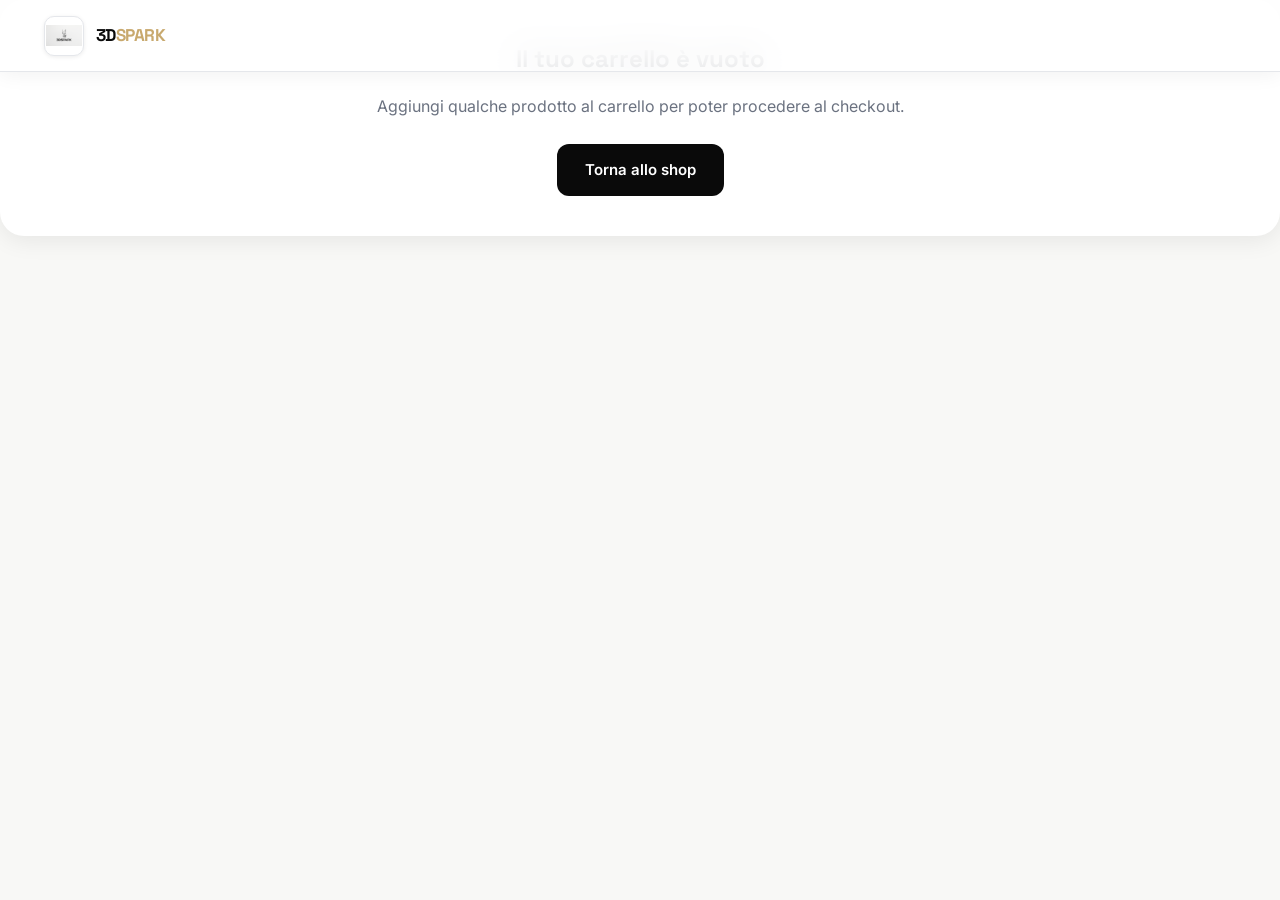
<file: pagamento.html>
<!DOCTYPE html>
<html lang="it">
<head>
  <meta charset="UTF-8" />
  <meta name="viewport" content="width=device-width, initial-scale=1.0" />
  <title>Checkout &#8211; 3DSPARK</title>
  <link rel="preconnect" href="https://fonts.googleapis.com" />
  <link rel="preconnect" href="https://fonts.gstatic.com" crossorigin />
  <link href="https://fonts.googleapis.com/css2?family=Inter:wght@300;400;500;600;700;800;900&family=Space+Grotesk:wght@300;400;500;600;700&display=swap" rel="stylesheet" />
  <link rel="stylesheet" href="style.css?v=2" />
  <style>
    body { background: var(--off-white); }
    .checkout-page { padding: 120px 24px 80px; max-width: 1000px; margin: 0 auto; display: grid; grid-template-columns: 1fr 400px; gap: 40px; }
    .checkout-title { font-family: var(--font-display); font-size: 32px; font-weight: 800; color: var(--black); margin-bottom: 32px; letter-spacing: -0.02em; }
    
    .checkout-form { background: var(--white); padding: 40px; border-radius: 24px; box-shadow: var(--shadow); }
    .form-section-title { font-size: 18px; font-weight: 700; margin-bottom: 24px; padding-bottom: 12px; border-bottom: 1px solid var(--gray-100); }
    
    .order-summary { background: var(--white); padding: 40px; border-radius: 24px; box-shadow: var(--shadow); height: fit-content; position: sticky; top: 100px; }
    .summary-items { max-height: 400px; overflow-y: auto; margin-bottom: 20px; padding-right: 8px; }
    .summary-item { display: flex; gap: 16px; margin-bottom: 20px; padding-bottom: 20px; border-bottom: 1px solid var(--gray-50); }
    .summary-item:last-child { margin-bottom: 0; padding-bottom: 0; border-bottom: none; }
    .summary-img { width: 64px; height: 64px; border-radius: 10px; object-fit: cover; background: var(--gray-50); border: 1px solid var(--gray-100); }
    .summary-details { flex: 1; }
    .summary-name { font-weight: 700; font-size: 14px; margin-bottom: 4px; }
    .summary-opt { font-size: 12px; color: var(--gray-500); margin-bottom: 6px; }
    .summary-price { font-weight: 700; font-family: var(--font-display); font-size: 14px; }
    
    .summary-totals { border-top: 1px solid var(--gray-100); padding-top: 20px; margin-top: 20px; }
    .tot-row { display: flex; justify-content: space-between; margin-bottom: 12px; font-size: 15px; color: var(--gray-600); }
    .tot-row.final { font-size: 20px; font-weight: 800; color: var(--black); margin-top: 16px; padding-top: 16px; border-top: 1px dashed var(--gray-200); }
    
    .payment-methods { margin-top: 32px; display: flex; flex-direction: column; gap: 12px; }
    .pay-btn { display: flex; align-items: center; justify-content: center; gap: 12px; width: 100%; padding: 16px; border-radius: 12px; font-weight: 600; cursor: pointer; transition: all 0.2s; border: none; font-size: 16px; }
    .pay-stripe { background: #635bff; color: #fff; }
    .pay-stripe:hover { background: #4b45c6; }
    .pay-paypal { background: #ffc439; color: #000; }
    .pay-paypal:hover { background: #f2b82e; }
    
    .back-link { display: inline-flex; align-items: center; gap: 8px; font-weight: 600; color: var(--gray-500); text-decoration: none; margin-bottom: 24px; transition: color 0.2s; }
    .back-link:hover { color: var(--black); }

    .empty-checkout { display: none; text-align: center; padding: 40px; background: var(--white); border-radius: 24px; box-shadow: var(--shadow); grid-column: 1 / -1; }

    @media (max-width: 900px) {
      .checkout-page { grid-template-columns: 1fr; }
      .order-summary { position: relative; top: 0; }
    }
  </style>
</head>
<body>
<nav id="navbar" class="navbar scrolled">
  <div class="nav-inner">
    <a href="index.html" class="logo-link">
      <div class="logo-wrap">
        <img src="LOOG.jpeg" alt="3DSPARK" class="logo-img" />
      </div>
      <span class="logo-text">3D<span class="logo-spark" style="color:var(--accent-warm)">SPARK</span></span>
    </a>
  </div>
</nav>

<div class="checkout-page" id="checkout-container">
  <div class="checkout-left">
    <a href="index.html" class="back-link">
      <svg viewBox="0 0 24 24" fill="none" stroke="currentColor" stroke-width="2" width="20" height="20"><path d="M19 12H5M12 19l-7-7 7-7"/></svg>
      Torna al catalogo
    </a>
    <h1 class="checkout-title">Completamento Ordine</h1>
    
    <div class="checkout-form">
      <h2 class="form-section-title">Dati di Spedizione</h2>
      <div class="form-row" style="margin-bottom: 16px;">
        <div class="form-group"><label>Nome</label><input type="text" placeholder="Mario" required /></div>
        <div class="form-group"><label>Cognome</label><input type="text" placeholder="Rossi" required /></div>
      </div>
      <div class="form-group" style="margin-bottom: 16px;"><label>Email</label><input type="email" placeholder="mario.rossi@email.com" required /></div>
      <div class="form-group" style="margin-bottom: 16px;"><label>Indirizzo</label><input type="text" placeholder="Via Roma 123" required /></div>
      <div class="form-row" style="margin-bottom: 16px;">
        <div class="form-group"><label>Citt&#224;</label><input type="text" placeholder="Milano" required /></div>
        <div class="form-group"><label>CAP</label><input type="text" placeholder="20100" required /></div>
      </div>
      <div class="form-group"><label>Note per il corriere (Opzionale)</label><textarea rows="2" placeholder="Es. Citofono Rossi..."></textarea></div>
    </div>
  </div>
  
  <div class="checkout-right">
    <div class="order-summary">
      <h2 class="form-section-title">Riepilogo</h2>
      
      <div class="summary-items" id="chk-items">
        <!-- Rendered via JS -->
      </div>
      
      <div class="summary-totals">
        <div class="tot-row">
          <span>Subtotale</span>
          <span id="chk-sub">0,00 &#8364;</span>
        </div>
        <div class="tot-row">
          <span>Spedizione</span>
          <span>5,90 &#8364;</span>
        </div>
        <div class="tot-row final">
          <span>Totale</span>
          <span id="chk-tot">0,00 &#8364;</span>
        </div>
      </div>
      
      <div class="payment-methods">
        <button class="pay-btn pay-stripe">
          <svg viewBox="0 0 24 24" fill="none" stroke="currentColor" stroke-width="2" width="20" height="20"><rect x="2" y="5" width="20" height="14" rx="2"/><line x1="2" y1="10" x2="22" y2="10"/></svg>
          Paga con Carta
        </button>
        <button class="pay-btn pay-paypal">
          <svg viewBox="0 0 24 24" fill="currentColor" width="20" height="20"><path d="M7.076 21.337H2.47a.641.641 0 0 1-.633-.74L4.944 3.72a1.27 1.27 0 0 1 1.253-1.052h7.575c3.226 0 5.434.858 6.4 2.502 1.132 1.93.923 5.163-1.636 8.544-1.921 2.544-4.57 3.553-7.533 3.553h-1.65l-1.025 6.55a.642.642 0 0 1-.633.541h-1.12z"/></svg>
          PayPal
        </button>
      </div>
      
      <p style="font-size:12px; color:var(--gray-400); text-align:center; margin-top:20px;">
        Pagamento sicuro e crittografato.
      </p>
    </div>
  </div>
</div>

<div class="empty-checkout" id="empty-state">
  <h2 style="font-family:var(--font-display); font-size:24px; margin-bottom:16px;">Il tuo carrello è vuoto</h2>
  <p style="color:var(--gray-500); margin-bottom:24px;">Aggiungi qualche prodotto al carrello per poter procedere al checkout.</p>
  <a href="index.html" class="btn-primary" style="background:var(--black); color:#fff; display:inline-flex;">Torna allo shop</a>
</div>

<script>
function formatPrice(num) {
  return parseFloat(num).toFixed(2).replace('.', ',') + ' €';
}

document.addEventListener('DOMContentLoaded', () => {
  const cart = JSON.parse(localStorage.getItem('3dspark_cart')) || [];
  
  if(cart.length === 0) {
    document.getElementById('checkout-container').style.display = 'none';
    document.getElementById('empty-state').style.display = 'block';
    return;
  }
  
  const itemsContainer = document.getElementById('chk-items');
  let subtot = 0;
  
  itemsContainer.innerHTML = cart.map((item) => {
    let optText = item.optionLabel;
    const itemTotal = parseFloat(item.price) * item.qty;
    subtot += itemTotal;
    
    return `
      <div class="summary-item">
        <img src="${item.img}" alt="${item.name}" class="summary-img" />
        <div class="summary-details">
          <div class="summary-name">${item.name} <span style="font-weight:400; color:gray">x${item.qty}</span></div>
          <div class="summary-opt">${optText}</div>
          <div class="summary-price">${formatPrice(itemTotal)}</div>
        </div>
      </div>
    `;
  }).join('');
  
  document.getElementById('chk-sub').textContent = formatPrice(subtot);
  document.getElementById('chk-tot').textContent = formatPrice(subtot + 5.90);
});
</script>
</body>
</html>
</file>
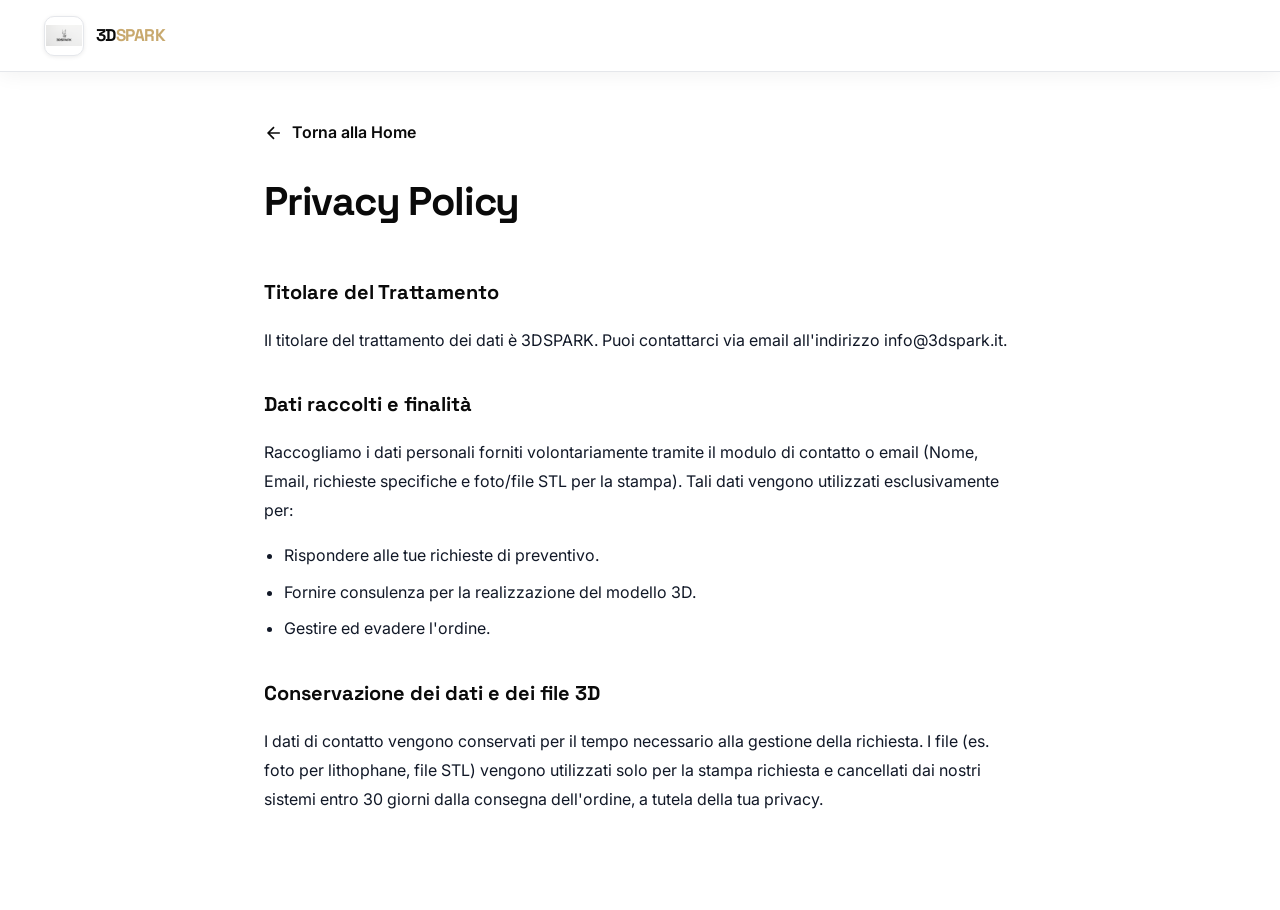
<file: privacy.html>
<!DOCTYPE html>
<html lang="it">
<head>
  <meta charset="UTF-8" />
  <meta name="viewport" content="width=device-width, initial-scale=1.0" />
  <title>Privacy Policy &#8211; 3DSPARK</title>
  <link rel="preconnect" href="https://fonts.googleapis.com" />
  <link rel="preconnect" href="https://fonts.gstatic.com" crossorigin />
  <link href="https://fonts.googleapis.com/css2?family=Inter:wght@300;400;500;600;700;800;900&family=Space+Grotesk:wght@300;400;500;600;700&display=swap" rel="stylesheet" />
  <link rel="stylesheet" href="style.css" />
  <style>
    .legal-page { padding: 120px 24px 80px; max-width: 800px; margin: 0 auto; }
    .legal-title { font-family: var(--font-display); font-size: 40px; font-weight: 800; color: var(--black); margin-bottom: 40px; letter-spacing: -0.03em; }
    .legal-content { font-size: 16px; color: var(--gray-600); line-height: 1.8; }
    .legal-content h3 { font-family: var(--font-display); font-size: 20px; font-weight: 700; color: var(--black); margin: 32px 0 16px; }
    .legal-content p { margin-bottom: 16px; }
    .legal-content ul { margin-bottom: 24px; padding-left: 20px; }
    .legal-content li { margin-bottom: 8px; }
    .back-link { display: inline-flex; align-items: center; gap: 8px; font-weight: 600; color: var(--black); text-decoration: none; margin-bottom: 24px; transition: color 0.2s; }
    .back-link:hover { color: var(--accent-warm); }
  </style>
</head>
<body>
<nav id="navbar" class="navbar scrolled">
  <div class="nav-inner">
    <a href="index.html" class="logo-link">
      <div class="logo-wrap">
        <img src="LOOG.jpeg" alt="3DSPARK" class="logo-img" />
      </div>
      <span class="logo-text">3D<span class="logo-spark" style="color:var(--accent-warm)">SPARK</span></span>
    </a>
  </div>
</nav>

<div class="legal-page">
  <a href="index.html" class="back-link">
    <svg viewBox="0 0 24 24" fill="none" stroke="currentColor" stroke-width="2" width="20" height="20"><path d="M19 12H5M12 19l-7-7 7-7"/></svg>
    Torna alla Home
  </a>
  <h1 class="legal-title">Privacy Policy</h1>
  <div class="legal-content">
    
<h3>Titolare del Trattamento</h3>
<p>Il titolare del trattamento dei dati è 3DSPARK. Puoi contattarci via email all'indirizzo info@3dspark.it.</p>

<h3>Dati raccolti e finalità</h3>
<p>Raccogliamo i dati personali forniti volontariamente tramite il modulo di contatto o email (Nome, Email, richieste specifiche e foto/file STL per la stampa). Tali dati vengono utilizzati esclusivamente per:</p>
<ul>
  <li>Rispondere alle tue richieste di preventivo.</li>
  <li>Fornire consulenza per la realizzazione del modello 3D.</li>
  <li>Gestire ed evadere l'ordine.</li>
</ul>

<h3>Conservazione dei dati e dei file 3D</h3>
<p>I dati di contatto vengono conservati per il tempo necessario alla gestione della richiesta. I file (es. foto per lithophane, file STL) vengono utilizzati solo per la stampa richiesta e cancellati dai nostri sistemi entro 30 giorni dalla consegna dell'ordine, a tutela della tua privacy.</p>

  </div>
</div>
</body>
</html>
</file>
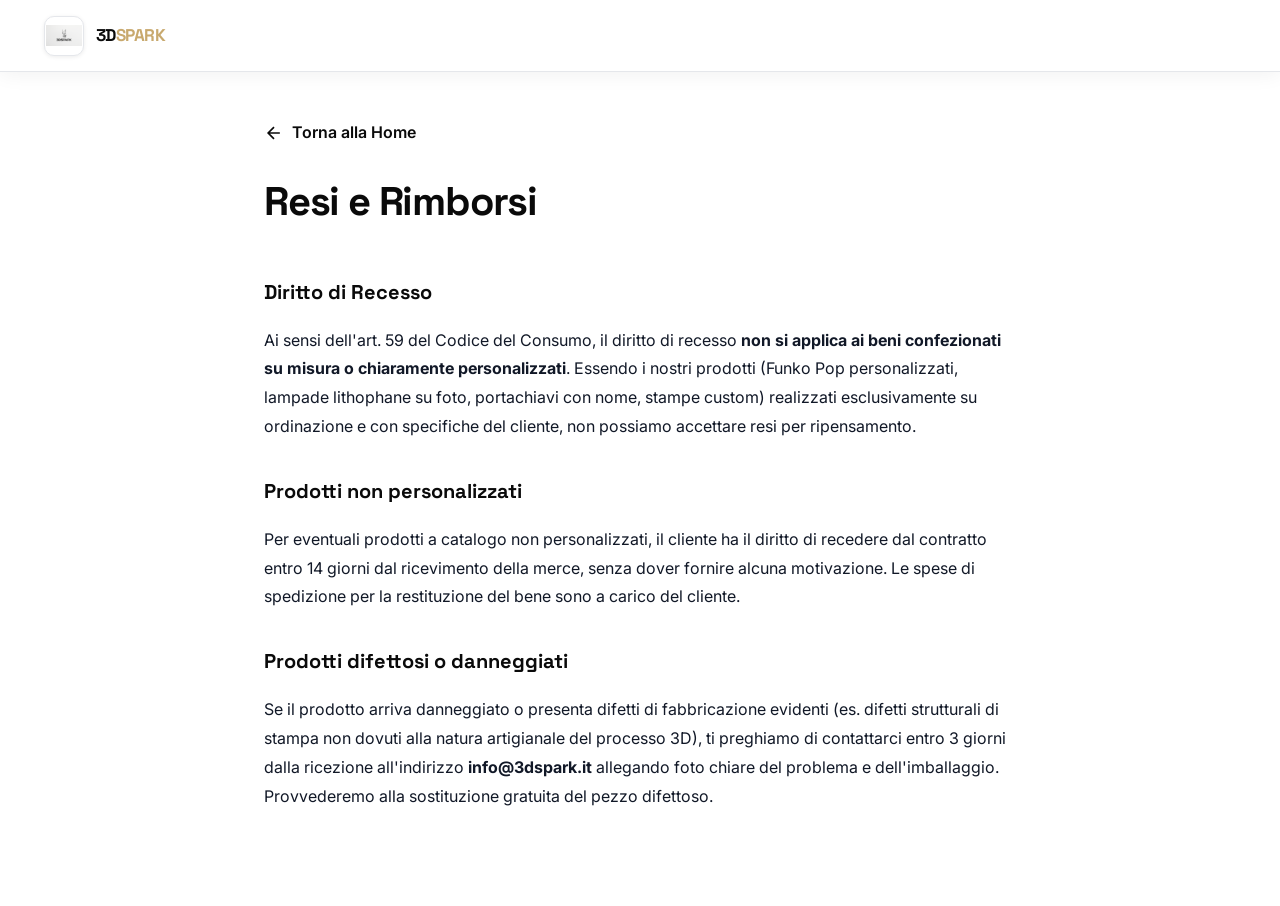
<file: resi.html>
<!DOCTYPE html>
<html lang="it">
<head>
  <meta charset="UTF-8" />
  <meta name="viewport" content="width=device-width, initial-scale=1.0" />
  <title>Resi e Rimborsi &#8211; 3DSPARK</title>
  <link rel="preconnect" href="https://fonts.googleapis.com" />
  <link rel="preconnect" href="https://fonts.gstatic.com" crossorigin />
  <link href="https://fonts.googleapis.com/css2?family=Inter:wght@300;400;500;600;700;800;900&family=Space+Grotesk:wght@300;400;500;600;700&display=swap" rel="stylesheet" />
  <link rel="stylesheet" href="style.css" />
  <style>
    .legal-page { padding: 120px 24px 80px; max-width: 800px; margin: 0 auto; }
    .legal-title { font-family: var(--font-display); font-size: 40px; font-weight: 800; color: var(--black); margin-bottom: 40px; letter-spacing: -0.03em; }
    .legal-content { font-size: 16px; color: var(--gray-600); line-height: 1.8; }
    .legal-content h3 { font-family: var(--font-display); font-size: 20px; font-weight: 700; color: var(--black); margin: 32px 0 16px; }
    .legal-content p { margin-bottom: 16px; }
    .legal-content ul { margin-bottom: 24px; padding-left: 20px; }
    .legal-content li { margin-bottom: 8px; }
    .back-link { display: inline-flex; align-items: center; gap: 8px; font-weight: 600; color: var(--black); text-decoration: none; margin-bottom: 24px; transition: color 0.2s; }
    .back-link:hover { color: var(--accent-warm); }
  </style>
</head>
<body>
<nav id="navbar" class="navbar scrolled">
  <div class="nav-inner">
    <a href="index.html" class="logo-link">
      <div class="logo-wrap">
        <img src="LOOG.jpeg" alt="3DSPARK" class="logo-img" />
      </div>
      <span class="logo-text">3D<span class="logo-spark" style="color:var(--accent-warm)">SPARK</span></span>
    </a>
  </div>
</nav>

<div class="legal-page">
  <a href="index.html" class="back-link">
    <svg viewBox="0 0 24 24" fill="none" stroke="currentColor" stroke-width="2" width="20" height="20"><path d="M19 12H5M12 19l-7-7 7-7"/></svg>
    Torna alla Home
  </a>
  <h1 class="legal-title">Resi e Rimborsi</h1>
  <div class="legal-content">
    
<h3>Diritto di Recesso</h3>
<p>Ai sensi dell'art. 59 del Codice del Consumo, il diritto di recesso <strong>non si applica ai beni confezionati su misura o chiaramente personalizzati</strong>. Essendo i nostri prodotti (Funko Pop personalizzati, lampade lithophane su foto, portachiavi con nome, stampe custom) realizzati esclusivamente su ordinazione e con specifiche del cliente, non possiamo accettare resi per ripensamento.</p>

<h3>Prodotti non personalizzati</h3>
<p>Per eventuali prodotti a catalogo non personalizzati, il cliente ha il diritto di recedere dal contratto entro 14 giorni dal ricevimento della merce, senza dover fornire alcuna motivazione. Le spese di spedizione per la restituzione del bene sono a carico del cliente.</p>

<h3>Prodotti difettosi o danneggiati</h3>
<p>Se il prodotto arriva danneggiato o presenta difetti di fabbricazione evidenti (es. difetti strutturali di stampa non dovuti alla natura artigianale del processo 3D), ti preghiamo di contattarci entro 3 giorni dalla ricezione all'indirizzo <strong>info@3dspark.it</strong> allegando foto chiare del problema e dell'imballaggio. Provvederemo alla sostituzione gratuita del pezzo difettoso.</p>

  </div>
</div>
</body>
</html>
</file>
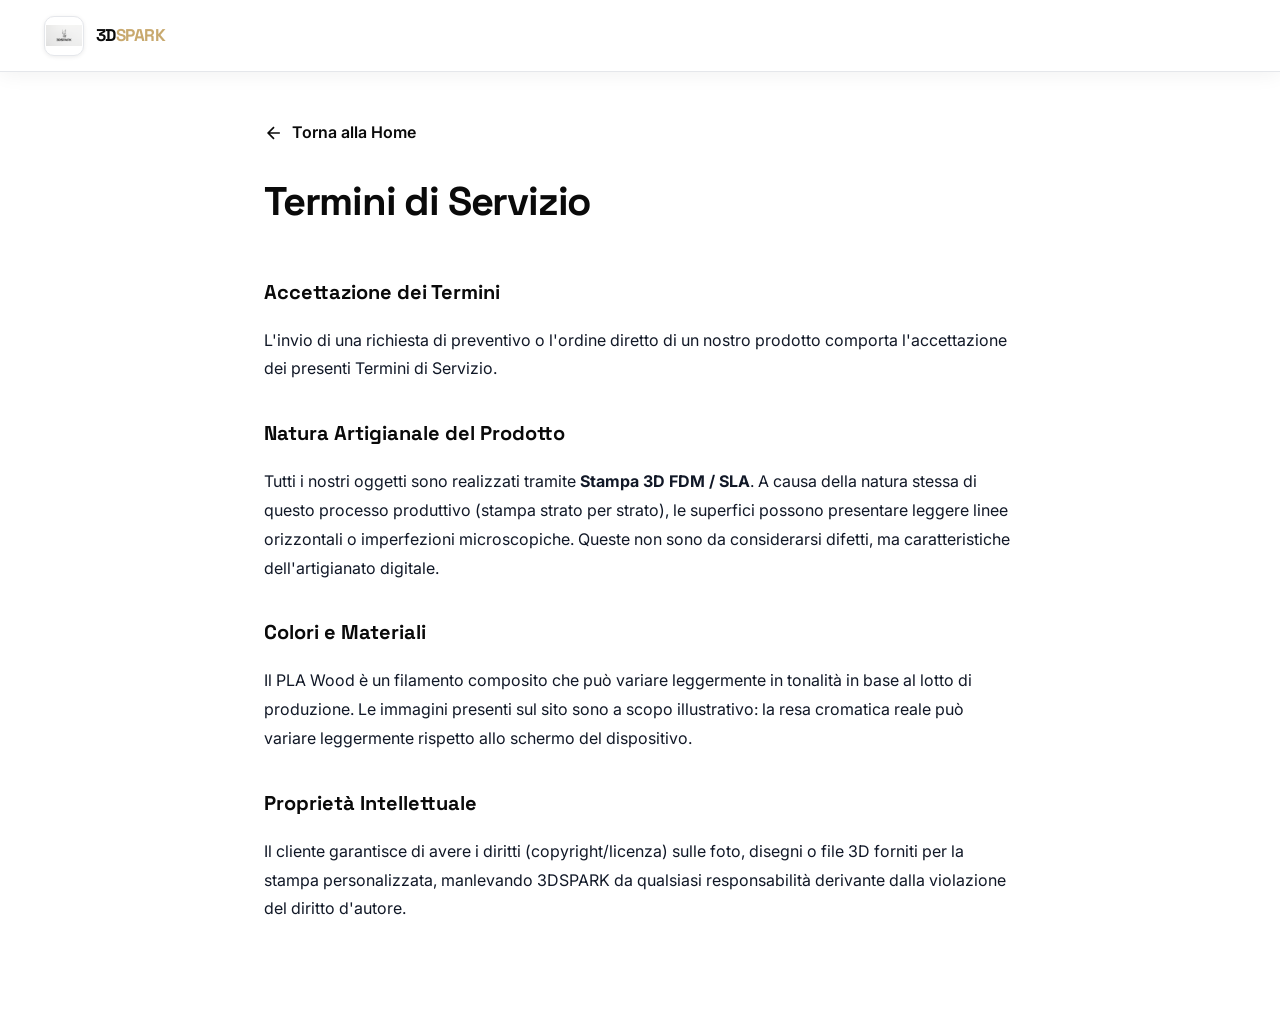
<file: termini.html>
<!DOCTYPE html>
<html lang="it">
<head>
  <meta charset="UTF-8" />
  <meta name="viewport" content="width=device-width, initial-scale=1.0" />
  <title>Termini di Servizio &#8211; 3DSPARK</title>
  <link rel="preconnect" href="https://fonts.googleapis.com" />
  <link rel="preconnect" href="https://fonts.gstatic.com" crossorigin />
  <link href="https://fonts.googleapis.com/css2?family=Inter:wght@300;400;500;600;700;800;900&family=Space+Grotesk:wght@300;400;500;600;700&display=swap" rel="stylesheet" />
  <link rel="stylesheet" href="style.css" />
  <style>
    .legal-page { padding: 120px 24px 80px; max-width: 800px; margin: 0 auto; }
    .legal-title { font-family: var(--font-display); font-size: 40px; font-weight: 800; color: var(--black); margin-bottom: 40px; letter-spacing: -0.03em; }
    .legal-content { font-size: 16px; color: var(--gray-600); line-height: 1.8; }
    .legal-content h3 { font-family: var(--font-display); font-size: 20px; font-weight: 700; color: var(--black); margin: 32px 0 16px; }
    .legal-content p { margin-bottom: 16px; }
    .legal-content ul { margin-bottom: 24px; padding-left: 20px; }
    .legal-content li { margin-bottom: 8px; }
    .back-link { display: inline-flex; align-items: center; gap: 8px; font-weight: 600; color: var(--black); text-decoration: none; margin-bottom: 24px; transition: color 0.2s; }
    .back-link:hover { color: var(--accent-warm); }
  </style>
</head>
<body>
<nav id="navbar" class="navbar scrolled">
  <div class="nav-inner">
    <a href="index.html" class="logo-link">
      <div class="logo-wrap">
        <img src="LOOG.jpeg" alt="3DSPARK" class="logo-img" />
      </div>
      <span class="logo-text">3D<span class="logo-spark" style="color:var(--accent-warm)">SPARK</span></span>
    </a>
  </div>
</nav>

<div class="legal-page">
  <a href="index.html" class="back-link">
    <svg viewBox="0 0 24 24" fill="none" stroke="currentColor" stroke-width="2" width="20" height="20"><path d="M19 12H5M12 19l-7-7 7-7"/></svg>
    Torna alla Home
  </a>
  <h1 class="legal-title">Termini di Servizio</h1>
  <div class="legal-content">
    
<h3>Accettazione dei Termini</h3>
<p>L'invio di una richiesta di preventivo o l'ordine diretto di un nostro prodotto comporta l'accettazione dei presenti Termini di Servizio.</p>

<h3>Natura Artigianale del Prodotto</h3>
<p>Tutti i nostri oggetti sono realizzati tramite <strong>Stampa 3D FDM / SLA</strong>. A causa della natura stessa di questo processo produttivo (stampa strato per strato), le superfici possono presentare leggere linee orizzontali o imperfezioni microscopiche. Queste non sono da considerarsi difetti, ma caratteristiche dell'artigianato digitale.</p>

<h3>Colori e Materiali</h3>
<p>Il PLA Wood è un filamento composito che può variare leggermente in tonalità in base al lotto di produzione. Le immagini presenti sul sito sono a scopo illustrativo: la resa cromatica reale può variare leggermente rispetto allo schermo del dispositivo.</p>

<h3>Proprietà Intellettuale</h3>
<p>Il cliente garantisce di avere i diritti (copyright/licenza) sulle foto, disegni o file 3D forniti per la stampa personalizzata, manlevando 3DSPARK da qualsiasi responsabilità derivante dalla violazione del diritto d'autore.</p>

  </div>
</div>
</body>
</html>
</file>
<file: style.css>
* { margin: 0; padding: 0; box-sizing: border-box; }
:root {
  --white: #ffffff;
  --off-white: #f8f8f6;
  --gray-50: #f9fafb;
  --gray-100: #f3f4f6;
  --gray-200: #e5e7eb;
  --gray-300: #d1d5db;
  --gray-400: #9ca3af;
  --gray-500: #6b7280;
  --gray-700: #374151;
  --gray-900: #111827;
  --black: #0a0a0a;
  --accent: #1a1a1a;
  --accent-warm: #c8a96e;
  --accent-light: #f5f0e8;
  --wood: #b8864e;
  --wood-light: #e8d5b0;
  --eco: #4a7c59;
  --tech: #2563eb;
  --glow: #f59e0b;
  --font-main: Inter, system-ui, sans-serif;
  --font-display: Space Grotesk, Inter, sans-serif;
  --nav-h: 72px;
  --radius: 16px;
  --radius-sm: 8px;
  --shadow: 0 4px 24px rgba(0,0,0,0.08);
  --shadow-lg: 0 12px 48px rgba(0,0,0,0.12);
}
html { scroll-behavior: smooth; font-size: 16px; }
body { font-family: var(--font-main); background: var(--white); color: var(--gray-900); cursor: none; overflow-x: hidden; line-height: 1.6; }

.cursor { position: fixed; width: 12px; height: 12px; background: var(--black); border-radius: 50%; pointer-events: none; z-index: 99999; transform: translate(-50%,-50%); transition: transform 0.1s, opacity 0.2s; mix-blend-mode: difference; }
.cursor-follower { position: fixed; width: 40px; height: 40px; border: 1.5px solid rgba(0,0,0,0.25); border-radius: 50%; pointer-events: none; z-index: 99998; transform: translate(-50%,-50%); transition: all 0.15s cubic-bezier(0.25,0.46,0.45,0.94); }
.cursor.hover { transform: translate(-50%,-50%) scale(2.5); }
.cursor-follower.hover { transform: translate(-50%,-50%) scale(0.5); opacity: 0; }

.container { max-width: 1240px; margin: 0 auto; padding: 0 24px; }
.section-padding { padding: 100px 0; }

.navbar { position: fixed; top: 0; left: 0; right: 0; z-index: 1000; height: var(--nav-h); display: flex; align-items: center; background: rgba(255,255,255,0.85); backdrop-filter: blur(20px); -webkit-backdrop-filter: blur(20px); border-bottom: 1px solid transparent; transition: all 0.3s ease; }
.navbar.scrolled { border-bottom-color: var(--gray-200); box-shadow: 0 2px 20px rgba(0,0,0,0.06); }
.nav-inner { display: flex; align-items: center; gap: 32px; width: 100%; max-width: 1240px; margin: 0 auto; padding: 0 24px; }
.logo-link { display: flex; align-items: center; gap: 12px; text-decoration: none; flex-shrink: 0; }
.logo-wrap { width: 40px; height: 40px; border-radius: 10px; overflow: hidden; background: #fff; border: 1.5px solid var(--gray-200); display: flex; align-items: center; justify-content: center; flex-shrink: 0; box-shadow: 0 1px 4px rgba(0,0,0,0.08); }
.logo-img { width: 36px; height: 36px; object-fit: contain; display: block; }
.logo-text { font-family: var(--font-display); font-weight: 800; font-size: 17px; color: var(--black); letter-spacing: -0.03em; }
.nav-links { display: flex; list-style: none; gap: 8px; margin: 0; margin-left: auto; }
.nav-item { display: block; padding: 8px 16px; text-decoration: none; color: var(--gray-700); font-size: 14px; font-weight: 500; border-radius: 8px; transition: all 0.2s; }
.nav-item:hover { background: var(--gray-100); color: var(--black); }
.nav-cta { padding: 10px 20px; background: var(--black); color: #fff; text-decoration: none; border-radius: 10px; font-size: 14px; font-weight: 600; transition: all 0.2s; white-space: nowrap; }
.nav-cta:hover { background: var(--gray-700); transform: translateY(-1px); }
.hamburger { display: none; flex-direction: column; gap: 5px; background: none; border: none; cursor: pointer; padding: 4px; }
.hamburger span { display: block; width: 22px; height: 2px; background: var(--black); border-radius: 2px; transition: all 0.3s; }
.hamburger.open span:nth-child(1) { transform: translateY(7px) rotate(45deg); }
.hamburger.open span:nth-child(2) { opacity: 0; }
.hamburger.open span:nth-child(3) { transform: translateY(-7px) rotate(-45deg); }
.mobile-menu { position: fixed; top: var(--nav-h); left: 0; right: 0; background: var(--white); border-bottom: 1px solid var(--gray-200); padding: 16px 24px 24px; z-index: 999; transform: translateY(-100%); opacity: 0; transition: all 0.3s ease; pointer-events: none; }
.mobile-menu.open { transform: translateY(0); opacity: 1; pointer-events: all; }
.mobile-menu ul { list-style: none; display: flex; flex-direction: column; gap: 4px; }
.mob-link { display: block; padding: 12px 16px; text-decoration: none; color: var(--gray-900); font-weight: 500; border-radius: 8px; transition: background 0.2s; }
.mob-link:hover { background: var(--gray-100); }

.hero { min-height: 100vh; display: flex; align-items: center; padding-top: var(--nav-h); position: relative; overflow: hidden; background: var(--white); }
.hero-bg-grid { position: absolute; inset: 0; background-image: linear-gradient(var(--gray-200) 1px, transparent 1px), linear-gradient(90deg, var(--gray-200) 1px, transparent 1px); background-size: 60px 60px; opacity: 0.4; }
.hero-particles { position: absolute; inset: 0; pointer-events: none; }
.particle { position: absolute; width: 4px; height: 4px; background: var(--accent-warm); border-radius: 50%; animation: floatParticle linear infinite; opacity: 0; }
@keyframes floatParticle { 0% { transform: translateY(100vh) rotate(0deg); opacity: 0; } 10% { opacity: 0.6; } 90% { opacity: 0.4; } 100% { transform: translateY(-100px) rotate(720deg); opacity: 0; } }
.hero { display: grid; grid-template-columns: 1fr 1fr; align-items: center; gap: 60px; padding-left: max(24px, calc(50vw - 620px)); padding-right: max(24px, calc(50vw - 620px)); }
.hero-content { position: relative; z-index: 2; }
.hero-badge { display: inline-flex; align-items: center; gap: 8px; padding: 8px 16px; background: var(--accent-light); border: 1px solid var(--wood-light); border-radius: 100px; font-size: 13px; font-weight: 500; color: var(--wood); margin-bottom: 28px; }
.badge-dot { width: 7px; height: 7px; background: var(--wood); border-radius: 50%; animation: pulse 2s infinite; }
@keyframes pulse { 0%,100% { opacity: 1; transform: scale(1); } 50% { opacity: 0.5; transform: scale(1.3); } }
.hero-title { font-family: var(--font-display); font-size: clamp(48px,6vw,80px); font-weight: 800; line-height: 1.05; letter-spacing: -0.04em; color: var(--black); margin-bottom: 24px; }
.hero-accent { color: var(--accent-warm); }
.hero-sub { font-size: 18px; color: var(--gray-500); max-width: 480px; margin-bottom: 36px; line-height: 1.7; }
.hero-actions { display: flex; gap: 16px; flex-wrap: wrap; margin-bottom: 48px; align-items: center; }
.btn-primary { display: inline-flex; align-items: center; gap: 10px; padding: 14px 28px; background: var(--black); color: #fff; text-decoration: none; border-radius: 12px; font-size: 15px; font-weight: 600; transition: all 0.3s cubic-bezier(0.34,1.56,0.64,1); border: none; cursor: pointer; }
.btn-primary svg { width: 18px; height: 18px; transition: transform 0.3s; }
.btn-primary:hover { transform: translateY(-2px); box-shadow: 0 8px 24px rgba(0,0,0,0.2); }
.btn-primary:hover svg { transform: translateX(4px); }
.btn-ghost { display: inline-flex; align-items: center; gap: 8px; padding: 14px 24px; background: transparent; color: var(--gray-700); text-decoration: none; border-radius: 12px; font-size: 15px; font-weight: 500; border: 1.5px solid var(--gray-300); transition: all 0.2s; }
.btn-ghost:hover { border-color: var(--black); color: var(--black); background: var(--gray-50); }
.hero-stats { display: flex; align-items: center; gap: 28px; }
.stat { display: flex; flex-direction: column; }
.stat-num { font-family: var(--font-display); font-size: 26px; font-weight: 800; color: var(--black); letter-spacing: -0.03em; }
.stat-label { font-size: 12px; color: var(--gray-400); font-weight: 500; margin-top: 2px; }
.stat-divider { width: 1px; height: 40px; background: var(--gray-200); }
.hero-visual { position: relative; z-index: 2; display: flex; justify-content: center; align-items: center; }
.hero-img-frame { position: relative; width: 440px; height: 440px; border-radius: 32px; overflow: hidden; box-shadow: var(--shadow-lg); }
.hero-img { width: 100%; height: 100%; object-fit: cover; animation: heroFloat 6s ease-in-out infinite; }
@keyframes heroFloat { 0%,100% { transform: translateY(0px); } 50% { transform: translateY(-12px); } }
.hero-img-glow { position: absolute; inset: 0; background: radial-gradient(circle at 60% 60%, rgba(200,169,110,0.15), transparent 70%); }
.hero-floating-badge { position: absolute; display: flex; align-items: center; gap: 8px; padding: 10px 16px; background: var(--white); border: 1px solid var(--gray-200); border-radius: 100px; font-size: 13px; font-weight: 600; color: var(--gray-900); box-shadow: var(--shadow); animation: badgeFloat 4s ease-in-out infinite; }
.hero-floating-badge svg { width: 16px; height: 16px; }
.badge-tr { top: 20px; right: -20px; animation-delay: 1s; }
.badge-bl { bottom: 40px; left: -20px; }
@keyframes badgeFloat { 0%,100% { transform: translateY(0); } 50% { transform: translateY(-8px); } }
.hero-scroll-hint { position: absolute; bottom: 32px; left: 50%; transform: translateX(-50%); display: flex; flex-direction: column; align-items: center; gap: 8px; z-index: 2; }
.scroll-line { width: 1px; height: 50px; background: linear-gradient(to bottom, var(--gray-400), transparent); animation: scrollDown 2s ease-in-out infinite; }
.hero-scroll-hint span { font-size: 11px; text-transform: uppercase; letter-spacing: 0.1em; color: var(--gray-400); }
@keyframes scrollDown { 0%,100% { opacity: 1; transform: scaleY(1); } 50% { opacity: 0.4; transform: scaleY(0.6); } }

.about { background: var(--off-white); }
.about-grid { display: grid; grid-template-columns: 1fr 1fr; gap: 80px; align-items: center; }
.section-label { display: inline-block; font-size: 12px; font-weight: 600; text-transform: uppercase; letter-spacing: 0.12em; color: var(--accent-warm); margin-bottom: 16px; }
.section-title { font-family: var(--font-display); font-size: clamp(32px,4vw,52px); font-weight: 800; letter-spacing: -0.03em; color: var(--black); line-height: 1.1; margin-bottom: 24px; }
.section-sub { font-size: 17px; color: var(--gray-500); max-width: 520px; }
.section-header { text-align: center; margin-bottom: 56px; }
.section-header .section-sub { margin: 0 auto; }
.about-text { color: var(--gray-500); line-height: 1.8; margin-bottom: 16px; }
.about-chips { display: flex; flex-wrap: wrap; gap: 8px; margin-top: 28px; }
.chip { padding: 6px 14px; background: var(--white); border: 1px solid var(--gray-200); border-radius: 100px; font-size: 13px; font-weight: 500; color: var(--gray-700); transition: all 0.2s; }
.chip:hover { border-color: var(--accent-warm); color: var(--wood); }
.about-img-mosaic { display: grid; grid-template-columns: 1fr 1fr; grid-template-rows: auto auto; gap: 12px; }
.mosaic-img { border-radius: 16px; overflow: hidden; }
.mosaic-img img { width: 100%; height: 100%; object-fit: cover; transition: transform 0.5s ease; display: block; }
.mosaic-img:hover img { transform: scale(1.05); }
.mosaic-a { grid-column: 1/3; height: 240px; }
.mosaic-b { height: 180px; }
.mosaic-c { height: 180px; }

.disclaimer-banner { background: #fffbeb; border-top: 1px solid #fde68a; border-bottom: 1px solid #fde68a; padding: 16px 24px; display: flex; align-items: flex-start; gap: 12px; }
.disclaimer-banner svg { width: 20px; height: 20px; flex-shrink: 0; color: #d97706; margin-top: 2px; }
.disclaimer-banner p { font-size: 14px; color: #92400e; line-height: 1.5; max-width: 900px; margin: 0 auto; }

.products { background: var(--white); }
.filter-tabs { display: flex; flex-wrap: wrap; gap: 8px; justify-content: center; margin-bottom: 48px; }
.filter-btn { padding: 10px 20px; border: 1.5px solid var(--gray-200); background: transparent; border-radius: 100px; font-size: 14px; font-weight: 500; color: var(--gray-700); cursor: pointer; transition: all 0.2s; }
.filter-btn:hover { border-color: var(--black); color: var(--black); }
.filter-btn.active { background: var(--black); color: #fff; border-color: var(--black); }
.products-grid { display: grid; grid-template-columns: repeat(auto-fill, minmax(300px, 1fr)); gap: 28px; }
.product-card { background: var(--white); border: 1px solid var(--gray-100); border-radius: 20px; overflow: hidden; transition: all 0.35s cubic-bezier(0.25,0.46,0.45,0.94); }
.product-card:hover { transform: translateY(-6px); box-shadow: var(--shadow-lg); border-color: var(--gray-200); }
.product-card.hidden { display: none; }
.product-img-wrap { position: relative; overflow: hidden; aspect-ratio: 4/3; }
.product-img-wrap img { width: 100%; height: 100%; object-fit: cover; transition: transform 0.5s ease; }
.product-card:hover .product-img-wrap img { transform: scale(1.06); }
.product-overlay { position: absolute; inset: 0; background: rgba(0,0,0,0.4); display: flex; align-items: center; justify-content: center; opacity: 0; transition: opacity 0.3s; }
.product-card:hover .product-overlay { opacity: 1; }
.product-zoom { width: 48px; height: 48px; background: var(--white); border: none; border-radius: 50%; cursor: pointer; display: flex; align-items: center; justify-content: center; transform: scale(0.8); transition: transform 0.3s; }
.product-card:hover .product-zoom { transform: scale(1); }
.product-zoom svg { width: 20px; height: 20px; color: var(--black); }
.product-badge { position: absolute; top: 12px; left: 12px; padding: 5px 12px; border-radius: 100px; font-size: 12px; font-weight: 600; }
.badge-wood { background: #fef3c7; color: #92400e; }
.badge-premium { background: var(--gray-900); color: #fff; }
.badge-eco { background: #dcfce7; color: #15803d; }
.badge-tech { background: #dbeafe; color: #1d4ed8; }
.badge-glow { background: #fff7ed; color: #c2410c; }
.product-info { padding: 20px 20px 22px; }
.product-name { font-family: var(--font-display); font-size: 17px; font-weight: 700; color: var(--black); margin-bottom: 6px; letter-spacing: -0.02em; }
.product-desc { font-size: 13px; color: var(--gray-500); line-height: 1.6; margin-bottom: 12px; }
.product-price { display: flex; flex-direction: column; gap: 3px; margin-bottom: 12px; padding: 10px 12px; background: var(--gray-50); border-radius: 10px; border: 1px solid var(--gray-100); }
.price-from { font-size: 11px; color: var(--gray-400); font-weight: 500; text-transform: uppercase; letter-spacing: 0.06em; }
.price-main { font-family: var(--font-display); font-size: 22px; font-weight: 800; color: var(--black); letter-spacing: -0.03em; line-height: 1; }
.price-note { font-size: 11px; color: var(--gray-400); line-height: 1.4; margin-top: 2px; }
.price-custom { font-size: 15px !important; color: var(--gray-500) !important; font-style: italic; }
.product-tags { display: flex; gap: 6px; flex-wrap: wrap; margin-bottom: 14px; }
.tag { padding: 4px 10px; background: var(--gray-100); border-radius: 6px; font-size: 11px; font-weight: 500; color: var(--gray-700); }
.product-cta { display: inline-flex; align-items: center; font-size: 13px; font-weight: 600; color: var(--black); text-decoration: none; border-bottom: 1.5px solid var(--black); padding-bottom: 2px; transition: all 0.2s; }
.product-cta:hover { color: var(--accent-warm); border-color: var(--accent-warm); }

.funko-spotlight { background: var(--gray-50); }
.spotlight-inner { display: grid; grid-template-columns: 1fr 1fr; gap: 80px; align-items: center; }
.spotlight-desc { font-size: 16px; color: var(--gray-500); line-height: 1.8; margin-bottom: 28px; }
.spotlight-features { list-style: none; display: flex; flex-direction: column; gap: 14px; margin-bottom: 28px; }
.spotlight-features li { display: flex; align-items: center; gap: 12px; font-size: 15px; color: var(--gray-700); }
.spotlight-features li svg { width: 20px; height: 20px; flex-shrink: 0; color: var(--eco); }
.accent-line { color: var(--accent-warm); }
.spotlight-img-main { border-radius: 20px; overflow: hidden; margin-bottom: 12px; aspect-ratio: 4/3; }
.spotlight-img-main img { width: 100%; height: 100%; object-fit: cover; }
.spotlight-img-grid { display: grid; grid-template-columns: repeat(4, 1fr); gap: 8px; }
.spotlight-img-grid img { width: 100%; aspect-ratio: 1; object-fit: cover; border-radius: 12px; transition: transform 0.3s; }
.spotlight-img-grid img:hover { transform: scale(1.05); }
.funko-pricing { display: flex; align-items: center; gap: 20px; margin-bottom: 28px; padding: 20px 24px; background: var(--white); border-radius: 16px; border: 1px solid var(--gray-200); box-shadow: var(--shadow); }
.funko-price-card { display: flex; flex-direction: column; gap: 4px; flex: 1; }
.funko-price-big { flex: 1.2; }
.fp-badge { display: inline-block; padding: 3px 8px; background: var(--black); color: #fff; border-radius: 6px; font-size: 10px; font-weight: 700; letter-spacing: 0.08em; margin-bottom: 4px; width: fit-content; }
.fp-size { font-size: 13px; color: var(--gray-500); font-weight: 500; }
.fp-price { font-family: var(--font-display); font-size: 26px; font-weight: 800; color: var(--black); letter-spacing: -0.04em; }
.funko-price-divider { width: 1px; height: 48px; background: var(--gray-200); flex-shrink: 0; }
.promo-section { background: var(--white); }
.promo-grid { display: grid; grid-template-columns: repeat(3, 1fr); gap: 20px; margin-bottom: 24px; }
.promo-card { position: relative; padding: 32px 28px; background: var(--gray-50); border: 1.5px solid var(--gray-200); border-radius: 20px; text-align: center; transition: all 0.3s; }
.promo-card:hover { transform: translateY(-4px); box-shadow: var(--shadow-lg); }
.promo-featured { border-color: var(--black); background: var(--black); color: #fff; }
.promo-top { border-color: var(--accent-warm); background: var(--accent-light); }
.promo-best { display: inline-block; padding: 4px 10px; background: var(--accent-warm); color: #fff; border-radius: 100px; font-size: 11px; font-weight: 700; text-transform: uppercase; letter-spacing: 0.08em; margin-bottom: 16px; }
.promo-featured .promo-best { background: rgba(255,255,255,0.2); }
.promo-icon { display: flex; justify-content: center; margin-bottom: 16px; }
.promo-icon svg { width: 32px; height: 32px; opacity: 0.4; }
.promo-featured .promo-icon svg { opacity: 0.6; stroke: #fff; }
.promo-qty { font-family: var(--font-display); font-size: 18px; font-weight: 700; margin-bottom: 8px; }
.promo-featured .promo-qty { color: #fff; }
.promo-price { font-family: var(--font-display); font-size: 36px; font-weight: 900; letter-spacing: -0.04em; color: var(--black); margin-bottom: 6px; }
.promo-featured .promo-price { color: #fff; }
.promo-top .promo-price { color: var(--wood); }
.promo-label { font-size: 13px; color: var(--gray-400); }
.promo-featured .promo-label { color: rgba(255,255,255,0.6); }
.promo-saving { position: absolute; top: 16px; right: 16px; padding: 4px 10px; background: var(--eco); color: #fff; border-radius: 100px; font-size: 12px; font-weight: 700; }
.promo-featured .promo-saving { background: rgba(255,255,255,0.2); }
.promo-note { font-size: 13px; color: var(--gray-400); text-align: center; max-width: 500px; margin: 0 auto; line-height: 1.6; }

.process { background: var(--white); }
.process-steps { display: flex; align-items: flex-start; gap: 0; }
.step { flex: 1; padding: 36px 32px; background: var(--gray-50); border-radius: 20px; position: relative; border: 1px solid var(--gray-100); transition: all 0.3s; }
.step:hover { background: var(--white); box-shadow: var(--shadow); border-color: var(--gray-200); transform: translateY(-4px); }
.step-connector { display: flex; align-items: center; padding: 0 8px; flex-shrink: 0; color: var(--gray-300); margin-top: 60px; }
.step-connector svg { width: 60px; height: 24px; }
.step-num { font-family: var(--font-display); font-size: 52px; font-weight: 900; color: var(--gray-200); letter-spacing: -0.05em; line-height: 1; margin-bottom: 16px; }
.step-icon { width: 52px; height: 52px; background: var(--black); border-radius: 14px; display: flex; align-items: center; justify-content: center; margin-bottom: 20px; }
.step-icon svg { width: 24px; height: 24px; stroke: #fff; }
.step-title { font-family: var(--font-display); font-size: 20px; font-weight: 700; color: var(--black); margin-bottom: 12px; }
.step-desc { font-size: 15px; color: var(--gray-500); line-height: 1.7; }

.contact { background: var(--off-white); }
.contact-wrapper { display: grid; grid-template-columns: 1fr 1.4fr; gap: 80px; align-items: start; background: var(--white); border-radius: 28px; padding: 60px; box-shadow: var(--shadow); }
.contact-desc { font-size: 16px; color: var(--gray-500); line-height: 1.8; margin-bottom: 36px; }
.contact-info { display: flex; flex-direction: column; gap: 16px; }
.contact-item { display: flex; align-items: center; gap: 14px; padding: 16px; border-radius: 14px; border: 1px solid var(--gray-200); text-decoration: none; color: inherit; transition: all 0.2s; }
.contact-item:hover { border-color: var(--black); background: var(--gray-50); transform: translateX(4px); }
.contact-icon { width: 44px; height: 44px; background: var(--gray-100); border-radius: 12px; display: flex; align-items: center; justify-content: center; flex-shrink: 0; }
.contact-icon svg { width: 20px; height: 20px; }
.contact-label { display: block; font-size: 12px; color: var(--gray-400); font-weight: 500; margin-bottom: 2px; }
.contact-val { display: block; font-size: 15px; font-weight: 600; color: var(--black); }
.contact-form { display: flex; flex-direction: column; gap: 20px; }
.form-row { display: grid; grid-template-columns: 1fr 1fr; gap: 16px; }
.form-group { display: flex; flex-direction: column; gap: 6px; }
.form-group label { font-size: 14px; font-weight: 500; color: var(--gray-700); }
.form-group input, .form-group textarea, .form-group select { padding: 12px 16px; border: 1.5px solid var(--gray-200); border-radius: 12px; font-size: 15px; font-family: var(--font-main); color: var(--gray-900); background: var(--white); transition: border-color 0.2s; outline: none; }
.form-group input:focus, .form-group textarea:focus, .form-group select:focus { border-color: var(--black); }
.form-group textarea { resize: vertical; min-height: 120px; }
.form-submit { align-self: flex-start; }
.form-disclaimer { font-size: 13px; color: var(--gray-400); display: flex; align-items: flex-start; gap: 6px; line-height: 1.5; }
.form-disclaimer svg { flex-shrink: 0; margin-top: 2px; }

.footer { background: var(--black); color: var(--gray-400); padding: 60px 0 32px; }
.footer-inner { display: flex; align-items: flex-start; gap: 60px; padding-bottom: 40px; border-bottom: 1px solid rgba(255,255,255,0.08); margin-bottom: 32px; }
.footer-brand { display: flex; flex-direction: column; gap: 8px; flex: 1; }
.footer-logo-wrap { width: 44px; height: 44px; border-radius: 10px; overflow: hidden; background: #fff; display: flex; align-items: center; justify-content: center; }
.footer-logo { width: 40px; height: 40px; object-fit: contain; display: block; }
.footer-name { font-family: var(--font-display); font-weight: 700; font-size: 18px; color: #fff; }
.footer-tagline { font-size: 14px; color: rgba(255,255,255,0.4); }
.footer-links { display: flex; flex-direction: column; gap: 12px; }
.footer-links a { color: rgba(255,255,255,0.5); text-decoration: none; font-size: 15px; transition: color 0.2s; }
.footer-links a:hover { color: #fff; }
.footer-social { display: flex; gap: 12px; }
.social-btn { width: 44px; height: 44px; background: rgba(255,255,255,0.08); border-radius: 12px; display: flex; align-items: center; justify-content: center; text-decoration: none; color: rgba(255,255,255,0.6); transition: all 0.2s; }
.social-btn svg { width: 20px; height: 20px; }
.social-btn:hover { background: rgba(255,255,255,0.16); color: #fff; }
.footer-bottom { display: flex; justify-content: space-between; align-items: flex-start; gap: 16px; flex-wrap: wrap; }
.footer-bottom p { font-size: 13px; }
.footer-disclaimer { font-size: 12px; color: rgba(255,255,255,0.3); max-width: 480px; text-align: right; }

.lightbox { position: fixed; inset: 0; background: rgba(0,0,0,0.9); z-index: 9999; display: flex; align-items: center; justify-content: center; opacity: 0; pointer-events: none; transition: opacity 0.3s; }
.lightbox.open { opacity: 1; pointer-events: all; }
.lightbox-img { max-width: 90vw; max-height: 85vh; border-radius: 16px; object-fit: contain; }
.lightbox-close { position: absolute; top: 24px; right: 24px; width: 48px; height: 48px; background: rgba(255,255,255,0.1); border: none; border-radius: 50%; display: flex; align-items: center; justify-content: center; cursor: pointer; color: #fff; transition: background 0.2s; }
.lightbox-close:hover { background: rgba(255,255,255,0.2); }
.lightbox-close svg { width: 22px; height: 22px; stroke: #fff; }

.reveal { opacity: 0; transform: translateY(32px); transition: opacity 0.7s cubic-bezier(0.25,0.46,0.45,0.94), transform 0.7s cubic-bezier(0.25,0.46,0.45,0.94); }
.reveal.visible { opacity: 1; transform: translateY(0); }

@media (max-width: 900px) {
  .hero { grid-template-columns: 1fr; padding: 100px 24px 60px; text-align: center; }
  .hero-visual { display: none; }
  .hero-actions { justify-content: center; }
  .hero-stats { justify-content: center; }
  .about-grid { grid-template-columns: 1fr; gap: 48px; }
  .spotlight-inner { grid-template-columns: 1fr; gap: 48px; }
  .process-steps { flex-direction: column; gap: 16px; }
  .step-connector { transform: rotate(90deg); margin: 0 auto; }
  .contact-wrapper { grid-template-columns: 1fr; padding: 36px 24px; gap: 40px; }
  .form-row { grid-template-columns: 1fr; }
  .nav-links { display: none; }
  .nav-cta { display: none; }
  .hamburger { display: flex; }
  .footer-inner { flex-direction: column; gap: 32px; }
  .footer-bottom { flex-direction: column; }
  .footer-disclaimer { text-align: left; }
  .disclaimer-banner { flex-direction: column; text-align: center; }
  .section-padding { padding: 64px 0; }
}
@media (max-width: 600px) {
  .products-grid { grid-template-columns: 1fr; }
  .spotlight-img-grid { grid-template-columns: repeat(2,1fr); }
  .promo-grid { grid-template-columns: 1fr; }
  .funko-pricing { flex-direction: column; gap: 12px; }
  .funko-price-divider { width: 100%; height: 1px; }
}
/* ═══ PRODUCT MODAL ═══ */
.modal-overlay { position: fixed; inset: 0; background: rgba(0,0,0,0.6); backdrop-filter: blur(8px); -webkit-backdrop-filter: blur(8px); z-index: 2000; opacity: 0; pointer-events: none; transition: opacity 0.3s ease; }
.modal-overlay.open { opacity: 1; pointer-events: all; }

.product-modal { position: fixed; top: 50%; left: 50%; transform: translate(-50%, -48%) scale(0.96); width: 92%; max-width: 960px; max-height: 90vh; background: var(--white); border-radius: 28px; z-index: 2010; display: flex; opacity: 0; pointer-events: none; transition: all 0.4s cubic-bezier(0.25, 0.46, 0.45, 0.94); box-shadow: 0 24px 60px rgba(0,0,0,0.2); overflow: hidden; }
.product-modal.open { opacity: 1; pointer-events: all; transform: translate(-50%, -50%) scale(1); }

.modal-close { position: absolute; top: 20px; right: 20px; width: 44px; height: 44px; background: var(--gray-50); border: 1px solid var(--gray-200); border-radius: 50%; display: flex; align-items: center; justify-content: center; cursor: pointer; color: var(--gray-500); z-index: 10; transition: all 0.2s; }
.modal-close:hover { background: var(--gray-100); color: var(--black); transform: scale(1.05); }
.modal-close svg { width: 24px; height: 24px; }

.modal-inner { display: flex; width: 100%; height: 100%; max-height: 90vh; overflow-y: auto; }
.modal-left { width: 45%; background: var(--gray-50); padding: 32px; display: flex; flex-direction: column; gap: 16px; border-right: 1px solid var(--gray-100); }
.modal-img-wrap { width: 100%; aspect-ratio: 1; border-radius: 20px; overflow: hidden; background: #fff; border: 1px solid var(--gray-200); }
.modal-main-img { width: 100%; height: 100%; object-fit: cover; }
.modal-thumbs { display: flex; gap: 12px; overflow-x: auto; padding-bottom: 8px; scrollbar-width: none; }
.modal-thumbs::-webkit-scrollbar { display: none; }
.modal-thumbs img { width: 72px; height: 72px; object-fit: cover; border-radius: 12px; cursor: pointer; border: 2px solid transparent; transition: all 0.2s; opacity: 0.6; }
.modal-thumbs img:hover { opacity: 0.9; }
.modal-thumbs img.active { opacity: 1; border-color: var(--black); }

.modal-right { width: 55%; padding: 48px 40px; display: flex; flex-direction: column; }
.modal-badge { display: inline-block; padding: 4px 12px; border-radius: 6px; font-size: 12px; font-weight: 700; text-transform: uppercase; letter-spacing: 0.05em; width: fit-content; margin-bottom: 16px; }
.modal-title { font-family: var(--font-display); font-size: 32px; font-weight: 800; color: var(--black); margin-bottom: 28px; line-height: 1.1; letter-spacing: -0.03em; }

.modal-tabs { display: flex; gap: 8px; margin-bottom: 24px; border-bottom: 1.5px solid var(--gray-100); padding-bottom: 12px; }
.modal-tab-btn { background: none; border: none; font-size: 15px; font-weight: 600; color: var(--gray-400); padding: 8px 12px; cursor: pointer; transition: color 0.2s; position: relative; }
.modal-tab-btn:hover { color: var(--gray-700); }
.modal-tab-btn.active { color: var(--black); }
.modal-tab-btn.active::after { content: ''; position: absolute; bottom: -13.5px; left: 0; right: 0; height: 2px; background: var(--black); border-radius: 2px 2px 0 0; }

.modal-tab-content { flex: 1; min-height: 120px; }
.tab-panel { display: none; font-size: 15px; color: var(--gray-600); line-height: 1.6; animation: fadeIn 0.3s ease; }
.tab-panel.active { display: block; }

.option-row { display: flex; justify-content: space-between; align-items: flex-start; padding: 14px 16px; border-bottom: 1px solid var(--gray-100); }
.option-row:last-child { border-bottom: none; }
.option-label { font-weight: 600; color: var(--black); font-size: 15px; }
.option-right { text-align: right; display: flex; flex-direction: column; gap: 4px; }
.option-price { font-family: var(--font-display); font-size: 18px; font-weight: 800; color: var(--black); }
.option-note { font-size: 12px; color: var(--gray-400); }

.modal-cta { margin-top: 32px; display: flex; gap: 16px; padding-top: 24px; border-top: 1px solid var(--gray-100); }
.modal-cta .btn-primary, .modal-cta .btn-ghost { flex: 1; justify-content: center; padding: 14px 20px; font-size: 15px; }
.modal-disclaimer { margin-top: 16px; font-size: 12px; color: var(--gray-400); text-align: center; }

/* Product card hover adjustments */
.card-hover-label { position: absolute; inset: 0; background: rgba(0,0,0,0.5); display: flex; align-items: center; justify-content: center; gap: 8px; color: #fff; font-weight: 600; font-size: 15px; opacity: 0; transition: opacity 0.3s; z-index: 2; pointer-events: none; }
.card-hover-label svg { width: 20px; height: 20px; stroke: #fff; }
.product-card:hover .card-hover-label { opacity: 1; }
.product-price-row { display: flex; align-items: baseline; gap: 6px; margin-bottom: 16px; }
.price-from-label { font-size: 12px; color: var(--gray-400); font-weight: 500; }
.price-tag { font-family: var(--font-display); font-size: 20px; font-weight: 800; color: var(--black); }
.product-detail-btn { width: 100%; display: flex; align-items: center; justify-content: center; gap: 8px; padding: 10px; background: var(--gray-50); border: 1px solid var(--gray-200); border-radius: 10px; font-size: 14px; font-weight: 600; color: var(--gray-700); cursor: pointer; transition: all 0.2s; }
.product-detail-btn svg { width: 18px; height: 18px; color: var(--gray-500); transition: color 0.2s; }
.product-card:hover .product-detail-btn { background: var(--black); color: #fff; border-color: var(--black); }
.product-card:hover .product-detail-btn svg { color: #fff; }

@keyframes fadeIn { from { opacity: 0; transform: translateY(5px); } to { opacity: 1; transform: translateY(0); } }

@media (max-width: 900px) {
  .product-modal { width: 95%; flex-direction: column; max-height: 85vh; }
  .modal-inner { flex-direction: column; }
  .modal-left { width: 100%; padding: 24px; border-right: none; border-bottom: 1px solid var(--gray-100); }
  .modal-right { width: 100%; padding: 24px; }
  .modal-cta { flex-direction: column; }
  .modal-img-wrap { max-width: 300px; margin: 0 auto; }
}

/* ═══ CART ICON & SIDEBAR ═══ */
.cart-btn { background: none; border: none; cursor: pointer; position: relative; color: var(--black); display: flex; align-items: center; justify-content: center; padding: 8px; margin-left: 8px; transition: transform 0.2s; }
.cart-btn:hover { transform: scale(1.1); }
.cart-btn svg { width: 24px; height: 24px; stroke: currentColor; }
.cart-badge { position: absolute; top: 0px; right: 0px; background: var(--accent-warm); color: #fff; font-size: 10px; font-weight: 800; width: 16px; height: 16px; border-radius: 50%; display: flex; align-items: center; justify-content: center; transform: translate(25%, -25%); border: 2px solid #fff; }

.cart-overlay { position: fixed; inset: 0; background: rgba(0,0,0,0.5); backdrop-filter: blur(4px); -webkit-backdrop-filter: blur(4px); z-index: 3000; opacity: 0; pointer-events: none; transition: opacity 0.3s ease; }
.cart-overlay.open { opacity: 1; pointer-events: all; }

.cart-sidebar { position: fixed; top: 0; right: 0; bottom: 0; width: 400px; max-width: 100vw; background: var(--white); z-index: 3010; display: flex; flex-direction: column; transform: translateX(100%); transition: transform 0.4s cubic-bezier(0.25, 0.46, 0.45, 0.94); box-shadow: -10px 0 40px rgba(0,0,0,0.1); }
.cart-sidebar.open { transform: translateX(0); }

.cart-header { display: flex; justify-content: space-between; align-items: center; padding: 24px; border-bottom: 1px solid var(--gray-100); }
.cart-title { font-family: var(--font-display); font-size: 20px; font-weight: 700; color: var(--black); }
.cart-close { background: var(--gray-50); border: 1px solid var(--gray-200); width: 36px; height: 36px; border-radius: 50%; display: flex; align-items: center; justify-content: center; cursor: pointer; color: var(--gray-600); transition: all 0.2s; }
.cart-close:hover { background: var(--gray-100); color: var(--black); }
.cart-close svg { width: 20px; height: 20px; }

.cart-items { flex: 1; overflow-y: auto; padding: 24px; display: flex; flex-direction: column; gap: 20px; }
.cart-empty { text-align: center; color: var(--gray-400); font-size: 15px; margin-top: 40px; }

.cart-item { display: flex; gap: 16px; border-bottom: 1px solid var(--gray-100); padding-bottom: 20px; }
.cart-item:last-child { border-bottom: none; padding-bottom: 0; }
.cart-item-img { width: 72px; height: 72px; border-radius: 10px; object-fit: cover; background: var(--gray-50); border: 1px solid var(--gray-100); }
.cart-item-details { flex: 1; display: flex; flex-direction: column; }
.cart-item-name { font-weight: 700; font-size: 15px; color: var(--black); margin-bottom: 4px; }
.cart-item-opt { font-size: 12px; color: var(--gray-500); margin-bottom: 8px; line-height: 1.4; }
.cart-item-bottom { display: flex; justify-content: space-between; align-items: flex-end; margin-top: auto; }
.cart-item-price { font-family: var(--font-display); font-weight: 700; font-size: 16px; }
.cart-item-remove { font-size: 12px; color: #dc2626; background: none; border: none; cursor: pointer; font-weight: 600; text-decoration: underline; padding: 0; }
.cart-item-remove:hover { color: #991b1b; }

.cart-footer { padding: 24px; border-top: 1px solid var(--gray-100); background: var(--gray-50); }
.cart-total-row { display: flex; justify-content: space-between; align-items: center; font-size: 18px; font-weight: 700; color: var(--black); margin-bottom: 16px; }
.cart-checkout-btn { width: 100%; justify-content: center; font-size: 16px; padding: 14px; background: var(--black); color: #fff; }

/* Dynamic Options in Modal */
.opt-radio-group { display: flex; flex-direction: column; gap: 10px; margin-bottom: 20px; }
.opt-radio-label { display: flex; justify-content: space-between; align-items: center; padding: 12px 16px; border: 1.5px solid var(--gray-200); border-radius: 12px; cursor: pointer; transition: all 0.2s; background: var(--white); }
.opt-radio-label:hover { border-color: var(--gray-400); }
.opt-radio-input { display: none; }
.opt-radio-input:checked + .opt-radio-label { border-color: var(--black); background: var(--gray-50); box-shadow: 0 4px 12px rgba(0,0,0,0.05); }
.opt-name { font-weight: 600; font-size: 15px; color: var(--black); }
.opt-price { font-family: var(--font-display); font-weight: 700; font-size: 16px; color: var(--black); }

.add-to-cart-btn { background: var(--black); color: #fff; border: none; padding: 14px 24px; width: 100%; border-radius: 12px; font-size: 16px; font-weight: 600; cursor: pointer; display: flex; align-items: center; justify-content: center; gap: 10px; transition: all 0.2s; }
.add-to-cart-btn:hover { background: #333; transform: translateY(-2px); box-shadow: 0 4px 12px rgba(0,0,0,0.15); }
.add-to-cart-btn:active { transform: translateY(0); }
.add-to-cart-btn svg { width: 20px; height: 20px; }
</file>
